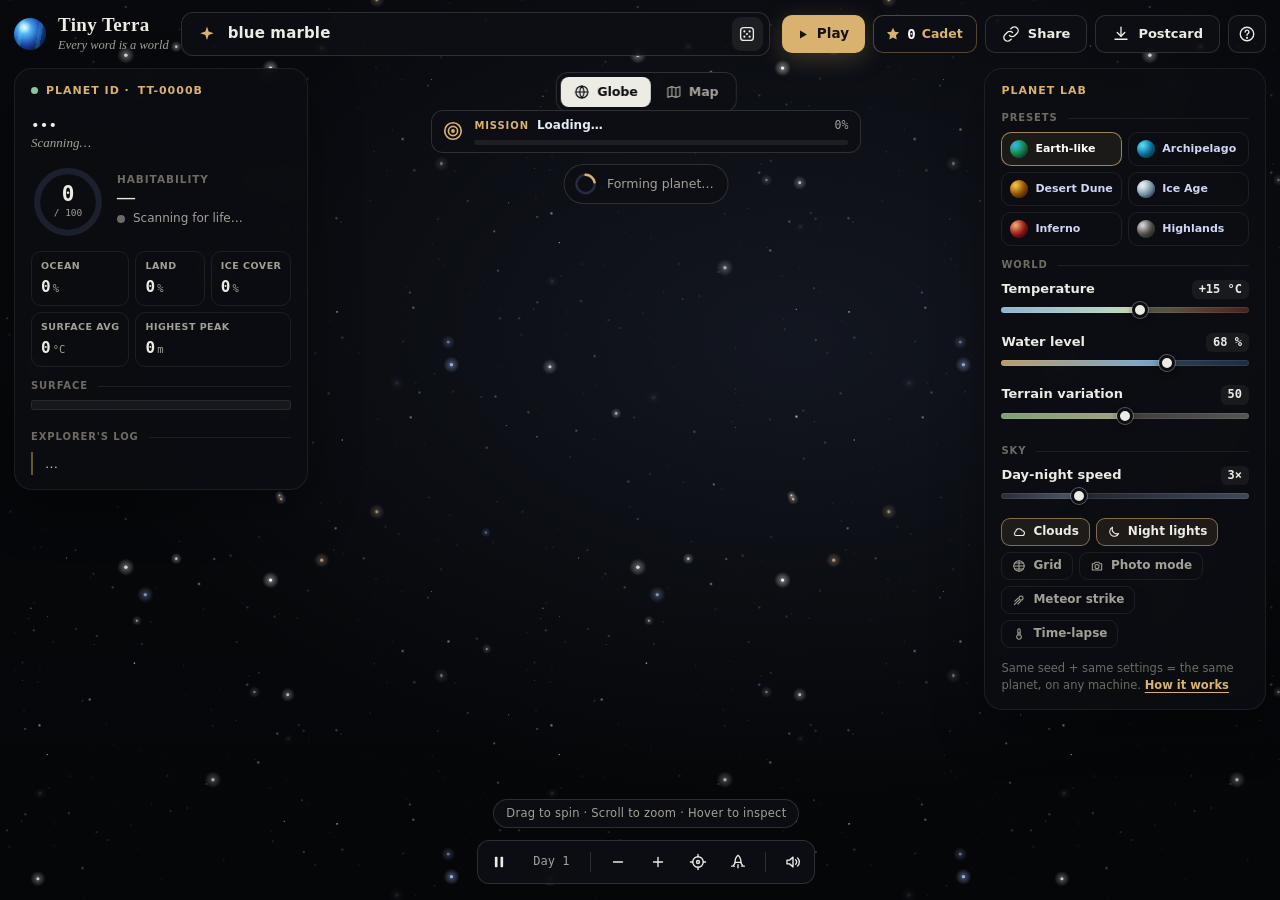
<file: index.html>
<!doctype html>
<html lang="en">
<head>
  <meta charset="utf-8">
  <meta name="viewport" content="width=device-width, initial-scale=1, viewport-fit=cover">
  <meta name="color-scheme" content="dark">
  <meta name="theme-color" content="#05060f">
  <meta name="description" content="Tiny Terra turns any word into a living miniature planet with oceans, mountains, forests, deserts, ice, weather and a day-night cycle.">
  <title>Tiny Terra</title>
  <link rel="icon" href="data:image/svg+xml,%3Csvg xmlns='http://www.w3.org/2000/svg' viewBox='0 0 64 64'%3E%3Cdefs%3E%3CradialGradient id='g' cx='35%25' cy='30%25' r='75%25'%3E%3Cstop offset='0' stop-color='%236ee7ff'/%3E%3Cstop offset='.55' stop-color='%232563eb'/%3E%3Cstop offset='1' stop-color='%230b1030'/%3E%3C/radialGradient%3E%3C/defs%3E%3Ccircle cx='32' cy='32' r='26' fill='url(%23g)'/%3E%3Cpath d='M14 30c6-6 12 2 18-3s9-9 16-4' stroke='%2334d399' stroke-width='5' fill='none' stroke-linecap='round'/%3E%3C/svg%3E">
  <link rel="stylesheet" href="css/style.css">
</head>
<body>
  <div class="sky" aria-hidden="true">
    <div class="sky-layer sky-far" id="sky-far"></div>
    <div class="sky-layer sky-near" id="sky-near"></div>
    <div class="sky-layer sky-twinkle" id="sky-twinkle"></div>
  </div>

  <div class="app" id="app">
    <!-- ============ Top bar ============ -->
    <header class="topbar">
      <a class="brand" href="#" id="brand" aria-label="Tiny Terra, back to the default planet">
        <span class="brand-orb" aria-hidden="true"></span>
        <span class="brand-text">
          <span class="brand-name">Tiny Terra</span>
          <span class="brand-tag">Every word is a world</span>
        </span>
      </a>

      <form class="seed-bar" id="seed-form" autocomplete="off" role="search">
        <label class="sr-only" for="seed">Planet seed: type any word to generate a planet</label>
        <svg class="seed-icon" viewBox="0 0 24 24" aria-hidden="true"><path d="M12 2l2.2 6.6L21 11l-6.8 2.4L12 20l-2.2-6.6L3 11l6.8-2.4z"/></svg>
        <input id="seed" name="seed" type="text" maxlength="200" spellcheck="false" autocapitalize="off"
               placeholder="Type any word to create a planet" enterkeyhint="go">
        <span class="seed-status" id="seed-status" aria-hidden="true"></span>
        <button type="button" class="icon-btn dice" id="btn-random" title="Random planet (R)" aria-label="Random planet">
          <svg viewBox="0 0 24 24" aria-hidden="true"><rect x="3.5" y="3.5" width="17" height="17" rx="4"/><circle cx="8.5" cy="8.5" r="1.4"/><circle cx="15.5" cy="8.5" r="1.4"/><circle cx="12" cy="12" r="1.4"/><circle cx="8.5" cy="15.5" r="1.4"/><circle cx="15.5" cy="15.5" r="1.4"/></svg>
        </button>
      </form>

      <div class="top-actions">
        <button type="button" class="play-btn" id="btn-game" title="Play Planet Defense: shoot down meteors before they hit (D)">
          <svg viewBox="0 0 24 24" aria-hidden="true"><path d="M8 5.5v13l11-6.5z"/></svg><span>Play</span>
        </button>
        <div class="stars" id="stars" title="Stars earned by completing planet missions">
          <svg viewBox="0 0 24 24" aria-hidden="true"><path d="M12 2.8l2.8 5.8 6.3.9-4.6 4.4 1.1 6.3L12 17.2l-5.6 3 1.1-6.3L2.9 9.5l6.3-.9z"/></svg>
          <b id="stars-count">0</b><span class="stars-rank" id="stars-rank">Cadet</span>
        </div>
        <button type="button" class="pill-btn" id="btn-share" title="Copy a link to this exact planet (S)">
          <svg viewBox="0 0 24 24" aria-hidden="true"><path d="M10 14a5 5 0 007.1 0l3-3a5 5 0 00-7.1-7.1l-1.2 1.2"/><path d="M14 10a5 5 0 00-7.1 0l-3 3a5 5 0 007.1 7.1l1.2-1.2"/></svg>
          <span>Share</span>
        </button>
        <button type="button" class="pill-btn" id="btn-save" title="Save a postcard of this planet (P)">
          <svg viewBox="0 0 24 24" aria-hidden="true"><path d="M12 3v12"/><path d="M7 10l5 5 5-5"/><path d="M4 19h16"/></svg>
          <span>Postcard</span>
        </button>
        <button type="button" class="icon-btn" id="btn-help" title="Shortcuts and how it works (?)" aria-label="Help">
          <svg viewBox="0 0 24 24" aria-hidden="true"><circle cx="12" cy="12" r="9"/><path d="M9.6 9.3a2.5 2.5 0 114.1 1.9c-.9.7-1.7 1.2-1.7 2.4"/><circle cx="12" cy="17" r=".6"/></svg>
        </button>
      </div>
    </header>

    <!-- ============ Planet ID card ============ -->
    <aside class="panel card" id="card" aria-labelledby="p-name">
      <div class="card-top">
        <div class="eyebrow"><span class="live-dot" aria-hidden="true"></span>Planet ID · <span id="p-designation">TT-0000b</span></div>
        <h2 class="p-name" id="p-name">…</h2>
        <div class="p-class" id="p-class">Scanning…</div>
      </div>

      <div class="hab" title="How welcoming this planet would be to life, from 0 to 100">
        <svg class="hab-ring" viewBox="0 0 120 120" aria-hidden="true">
          <defs>
            <linearGradient id="hab-grad" x1="0" y1="0" x2="1" y2="1">
              <stop offset="0" stop-color="#d9b26f"/><stop offset="1" stop-color="#e8cf9c"/>
            </linearGradient>
          </defs>
          <circle class="hab-track" cx="60" cy="60" r="50"/>
          <circle class="hab-value" id="hab-value" cx="60" cy="60" r="50"/>
        </svg>
        <div class="hab-center">
          <div class="hab-num" id="hab-num">0</div>
          <div class="hab-label">/ 100</div>
        </div>
        <div class="hab-side">
          <div class="hab-kicker">Habitability</div>
          <div class="hab-verdict" id="hab-verdict">—</div>
          <div class="hab-life" id="hab-life"><span class="life-dot" aria-hidden="true"></span><span id="life-text">Scanning for life…</span></div>
          <div class="hab-traits" id="hab-traits"></div>
        </div>
      </div>

      <dl class="stats">
        <div class="stat"><dt>Ocean</dt><dd><span id="st-water">0</span><small>%</small></dd></div>
        <div class="stat"><dt>Land</dt><dd><span id="st-land">0</span><small>%</small></dd></div>
        <div class="stat"><dt>Ice cover</dt><dd><span id="st-ice">0</span><small>%</small></dd></div>
        <div class="stat" title="Average surface temperature, including cooler mountains. The slider sets the sea-level average."><dt>Surface avg</dt><dd><span id="st-temp">0</span><small>°C</small></dd></div>
        <div class="stat wide"><dt>Highest peak</dt><dd><span id="st-peak">0</span><small id="st-peak-unit">m</small></dd></div>
      </dl>

      <div class="biomes">
        <div class="section-label">Surface</div>
        <div class="biome-bar" id="biome-bar" role="img" aria-label="Surface breakdown"></div>
        <ul class="biome-legend" id="biome-legend"></ul>
      </div>

      <div class="note">
        <div class="section-label">Explorer's log</div>
        <p id="p-note">…</p>
      </div>
    </aside>

    <!-- ============ Stage ============ -->
    <main class="stage" id="stage">
      <canvas id="view" tabindex="0" role="img" aria-label="Planet view"></canvas>

      <div class="view-switch" role="radiogroup" aria-label="View">
        <button type="button" role="radio" aria-checked="true" id="view-globe" class="on">
          <svg viewBox="0 0 24 24" aria-hidden="true"><circle cx="12" cy="12" r="9"/><path d="M3 12h18"/><path d="M12 3a14 14 0 010 18a14 14 0 010-18z"/></svg>Globe
        </button>
        <button type="button" role="radio" aria-checked="false" id="view-map">
          <svg viewBox="0 0 24 24" aria-hidden="true"><path d="M3 6l6-2 6 2 6-2v14l-6 2-6-2-6 2z"/><path d="M9 4v14"/><path d="M15 6v14"/></svg>Map
        </button>
        <span class="switch-glider" aria-hidden="true"></span>
      </div>

      <div class="mission" id="mission" role="status" aria-live="polite">
        <svg class="mission-icon" viewBox="0 0 24 24" aria-hidden="true"><circle cx="12" cy="12" r="9"/><circle cx="12" cy="12" r="5"/><circle cx="12" cy="12" r="1.2"/></svg>
        <div class="mission-body">
          <div class="mission-top"><span class="mission-label" id="mission-label">Mission</span><span class="mission-text" id="mission-text">Loading…</span><span class="mission-pct" id="mission-pct">0%</span></div>
          <div class="mission-bar"><span id="mission-fill"></span></div>
        </div>
      </div>

      <div class="forming" id="forming" aria-live="polite">
        <svg viewBox="0 0 36 36" aria-hidden="true"><circle class="f-track" cx="18" cy="18" r="15"/><circle class="f-bar" id="forming-bar" cx="18" cy="18" r="15"/></svg>
        <span id="forming-text">Forming planet…</span>
      </div>

      <button type="button" class="rebuild-btn" id="btn-rebuild">
        <svg viewBox="0 0 24 24" aria-hidden="true"><path d="M4 12a8 8 0 0113.7-5.6L20 8.7"/><path d="M20 4v4.7h-4.7"/><path d="M20 12a8 8 0 01-13.7 5.6L4 15.3"/><path d="M4 20v-4.7h4.7"/></svg>
        Rebuild planet
      </button>

      <div class="hint" id="hint">Drag to spin · Scroll to zoom · Hover to inspect</div>

      <div class="tooltip" id="tip" role="status" aria-live="off">
        <div class="tip-head"><span class="tip-swatch" id="tip-swatch"></span><span id="tip-biome">Ocean</span></div>
        <div class="tip-grid">
          <span id="tip-l1">Elevation</span><b id="tip-elev">0 m</b>
          <span id="tip-l2">Temperature</span><b id="tip-temp">0 °C</b>
          <span id="tip-l3">Local time</span><b id="tip-sun">12:00</b>
        </div>
        <div class="tip-coord" id="tip-coord">0° N · 0° E</div>
      </div>

      <div class="hud" role="toolbar" aria-label="View controls">
        <button type="button" class="hud-btn" id="btn-play" title="Pause the day-night cycle (Space)" aria-label="Pause">
          <svg class="i-pause" viewBox="0 0 24 24" aria-hidden="true"><rect x="6.5" y="5" width="3.5" height="14" rx="1"/><rect x="14" y="5" width="3.5" height="14" rx="1"/></svg>
          <svg class="i-play" viewBox="0 0 24 24" aria-hidden="true"><path d="M8 5.5v13l11-6.5z"/></svg>
        </button>
        <div class="hud-clock" id="hud-clock" title="Days passed on this planet">Day 1</div>
        <span class="hud-sep" aria-hidden="true"></span>
        <button type="button" class="hud-btn" id="btn-zoom-out" title="Zoom out (−)" aria-label="Zoom out"><svg viewBox="0 0 24 24" aria-hidden="true"><path d="M6 12h12"/></svg></button>
        <button type="button" class="hud-btn" id="btn-zoom-in" title="Zoom in (+)" aria-label="Zoom in"><svg viewBox="0 0 24 24" aria-hidden="true"><path d="M6 12h12"/><path d="M12 6v12"/></svg></button>
        <button type="button" class="hud-btn" id="btn-reset" title="Reset view (0)" aria-label="Reset view"><svg viewBox="0 0 24 24" aria-hidden="true"><circle cx="12" cy="12" r="7"/><circle cx="12" cy="12" r="2"/><path d="M12 2v3M12 19v3M2 12h3M19 12h3"/></svg></button>
        <button type="button" class="hud-btn" id="btn-land" title="Land a ship: click any spot on the planet (E)" aria-label="Land a ship" aria-pressed="false"><svg viewBox="0 0 24 24" aria-hidden="true"><path d="M12 3c3 2.5 4 6 4 9.5H8C8 9 9 5.5 12 3z"/><path d="M8.5 12.5l-3 5M15.5 12.5l3 5M3.5 17.5h3.5M17 17.5h3.5"/><path d="M12 15.5v4"/></svg></button>
        <span class="hud-sep" aria-hidden="true"></span>
        <button type="button" class="hud-btn" id="btn-sound" title="Sound on or off (A)" aria-label="Mute sound" aria-pressed="true">
          <svg class="i-sound" viewBox="0 0 24 24" aria-hidden="true"><path d="M4 9.5h3.5L12 5.5v13l-4.5-4H4z"/><path d="M15.5 9a4 4 0 010 6"/><path d="M18 6.5a7.5 7.5 0 010 11"/></svg>
          <svg class="i-mute" viewBox="0 0 24 24" aria-hidden="true"><path d="M4 9.5h3.5L12 5.5v13l-4.5-4H4z"/><path d="M16 9.5l5 5M21 9.5l-5 5"/></svg>
        </button>
      </div>
    </main>

    <!-- ============ Planet lab ============ -->
    <aside class="panel lab" id="lab" aria-label="Planet lab">
      <div class="lab-head">
        <div class="eyebrow">Planet lab</div>
        <h2 class="lab-title">Shape your world</h2>
      </div>

      <div class="section-label">Presets</div>
      <div class="presets" id="presets" role="group" aria-label="Climate presets"></div>

      <div class="section-label">World</div>
      <div class="ctrl">
        <div class="ctrl-row"><label for="sl-temp">Temperature</label><output id="out-temp" for="sl-temp">+15 °C</output></div>
        <input type="range" id="sl-temp" class="range range-temp" min="-30" max="50" step="1" value="15" aria-describedby="hint-temp">
        <div class="ctrl-hint" id="hint-temp"><span>Ice age</span><span>Sea-level average</span><span>Inferno</span></div>
      </div>
      <div class="ctrl">
        <div class="ctrl-row"><label for="sl-water">Water level</label><output id="out-water" for="sl-water">68 %</output></div>
        <input type="range" id="sl-water" class="range range-water" min="0" max="100" step="1" value="68" aria-describedby="hint-water">
        <div class="ctrl-hint" id="hint-water"><span>Bone dry</span><span>Ocean coverage</span><span>Waterworld</span></div>
      </div>
      <div class="ctrl">
        <div class="ctrl-row"><label for="sl-terrain">Terrain variation</label><output id="out-terrain" for="sl-terrain">50</output></div>
        <input type="range" id="sl-terrain" class="range range-terrain" min="0" max="100" step="1" value="50" aria-describedby="hint-terrain">
        <div class="ctrl-hint" id="hint-terrain"><span>Rolling plains</span><span>Mountain height</span><span>Jagged peaks</span></div>
      </div>

      <div class="section-label">Sky</div>
      <div class="ctrl">
        <div class="ctrl-row"><label for="sl-speed">Day-night speed</label><output id="out-speed" for="sl-speed">3×</output></div>
        <input type="range" id="sl-speed" class="range range-speed" min="0" max="10" step="1" value="3">
      </div>
      <div class="toggles" role="group" aria-label="Layers">
        <button type="button" class="toggle on" id="tg-clouds" aria-pressed="true" title="Clouds (C)">
          <svg viewBox="0 0 24 24" aria-hidden="true"><path d="M7 18h10a4 4 0 00.6-8 6 6 0 00-11.4 1.6A3.3 3.3 0 007 18z"/></svg>Clouds
        </button>
        <button type="button" class="toggle on" id="tg-lights" aria-pressed="true" title="Night lights (L)">
          <svg viewBox="0 0 24 24" aria-hidden="true"><path d="M20 14.5A8 8 0 019.5 4 8 8 0 1020 14.5z"/></svg>Night lights
        </button>
        <button type="button" class="toggle" id="tg-grid" aria-pressed="false" title="Latitude grid (G)">
          <svg viewBox="0 0 24 24" aria-hidden="true"><circle cx="12" cy="12" r="9"/><path d="M3 12h18M12 3v18M5 7h14M5 17h14"/></svg>Grid
        </button>
        <button type="button" class="toggle" id="tg-photo" aria-pressed="false" title="Photo mode: hide everything but the planet (H)">
          <svg viewBox="0 0 24 24" aria-hidden="true"><path d="M4 8h3l2-2.5h6L17 8h3v11H4z"/><circle cx="12" cy="13" r="3.5"/></svg>Photo mode
        </button>
        <button type="button" class="toggle danger" id="tg-meteor" aria-pressed="false" title="Meteor strike: shatter the planet and expose its core (K)">
          <svg viewBox="0 0 24 24" aria-hidden="true"><circle cx="15.5" cy="8.5" r="3.5"/><path d="M12.8 11.2L4 20M10.5 8.6L5 14M15.4 13.5L10 19"/></svg><span id="tg-meteor-label">Meteor strike</span>
        </button>
        <button type="button" class="toggle" id="tg-lapse" aria-pressed="false" title="Climate time-lapse: sweep the temperature from ice age to hothouse and back (T)">
          <svg viewBox="0 0 24 24" aria-hidden="true"><path d="M10 13.5V5a2 2 0 014 0v8.5a4 4 0 11-4 0z"/><path d="M12 9v6"/></svg>Time-lapse
        </button>
      </div>

      <p class="lab-foot">Same seed + same settings = the same planet, on any machine. <button type="button" class="link-btn" id="btn-how">How it works</button></p>
    </aside>
  </div>

  <!-- ============ Help ============ -->
  <div class="modal" id="help" role="dialog" aria-modal="true" aria-labelledby="help-title" hidden>
    <div class="modal-card">
      <button type="button" class="icon-btn modal-close" id="help-close" aria-label="Close help">
        <svg viewBox="0 0 24 24" aria-hidden="true"><path d="M6 6l12 12M18 6L6 18"/></svg>
      </button>
      <div class="eyebrow">Field manual</div>
      <h2 id="help-title">How Tiny Terra works</h2>
      <p>Your seed (any text, even emoji) is hashed into a number. That number drives 3D noise on a sphere,
        which becomes elevation, moisture and climate. Temperature falls with latitude and altitude, and each point
        becomes ocean, desert, forest, tundra, snow and more. No randomness, no network: <b>the same seed and settings always build the same planet</b>.</p>
      <div class="help-grid">
        <div><kbd>Drag</kbd> Spin the globe</div>
        <div><kbd>Scroll</kbd> Zoom</div>
        <div><kbd>R</kbd> Random planet</div>
        <div><kbd>/</kbd> Type a seed</div>
        <div><kbd>Space</kbd> Pause day and night</div>
        <div><kbd>M</kbd> Globe or map</div>
        <div><kbd>← → ↑ ↓</kbd> Rotate</div>
        <div><kbd>+ −</kbd> Zoom, <kbd>0</kbd> reset</div>
        <div><kbd>C</kbd> Clouds, <kbd>L</kbd> lights</div>
        <div><kbd>G</kbd> Grid</div>
        <div><kbd>T</kbd> Climate time-lapse</div>
        <div><kbd>A</kbd> Sound on or off</div>
        <div><kbd>H</kbd> Photo mode</div>
        <div><kbd>K</kbd> Meteor strike</div>
        <div><kbd>D</kbd> Play Planet Defense</div>
        <div><kbd>1</kbd>–<kbd>6</kbd> Presets</div>
        <div><kbd>X</kbd> Reset sliders</div>
        <div><kbd>E</kbd> Land a ship and explore</div>
        <div><kbd>S</kbd> Share, <kbd>P</kbd> postcard</div>
      </div>
      <p class="help-foot">Run the self-checks any time: open <a href="tests.html">tests.html</a>.</p>
    </div>
  </div>

  <!-- ============ Planet Defense (arcade mode) ============ -->
  <div class="game-ui" id="game-ui" aria-live="polite">
    <div class="game-vignette" id="game-vignette"></div>
    <div class="game-hud" id="game-hud">
      <div class="gh-lives" id="gh-lives" aria-label="Shields">
        <svg class="life" viewBox="0 0 24 24" aria-hidden="true"><path d="M12 2.5l8 3v6.2c0 4.6-3.3 8.4-8 9.8-4.7-1.4-8-5.2-8-9.8V5.5z"/></svg>
        <svg class="life" viewBox="0 0 24 24" aria-hidden="true"><path d="M12 2.5l8 3v6.2c0 4.6-3.3 8.4-8 9.8-4.7-1.4-8-5.2-8-9.8V5.5z"/></svg>
        <svg class="life" viewBox="0 0 24 24" aria-hidden="true"><path d="M12 2.5l8 3v6.2c0 4.6-3.3 8.4-8 9.8-4.7-1.4-8-5.2-8-9.8V5.5z"/></svg>
        <svg class="life" viewBox="0 0 24 24" aria-hidden="true"><path d="M12 2.5l8 3v6.2c0 4.6-3.3 8.4-8 9.8-4.7-1.4-8-5.2-8-9.8V5.5z"/></svg>
        <svg class="life" viewBox="0 0 24 24" aria-hidden="true"><path d="M12 2.5l8 3v6.2c0 4.6-3.3 8.4-8 9.8-4.7-1.4-8-5.2-8-9.8V5.5z"/></svg>
      </div>
      <div class="gh-skills" id="gh-skills" aria-label="Gun upgrades"></div>
      <div class="gh-center">
        <div class="gh-score" id="gh-score">0</div>
        <div class="gh-meta"><span id="gh-wave">Wave 1</span><span class="gh-combo" id="gh-combo">×1</span></div>
      </div>
      <div class="gh-right">
        <div class="gh-best">Best <b id="gh-best">0</b></div>
        <button type="button" class="gh-btn" id="gh-pause" aria-label="Pause (Space)" title="Pause (Space)"><svg viewBox="0 0 24 24" aria-hidden="true"><rect x="6.5" y="5" width="3.5" height="14" rx="1"/><rect x="14" y="5" width="3.5" height="14" rx="1"/></svg></button>
        <button type="button" class="gh-btn" id="gh-quit" aria-label="Quit the game (Esc)" title="Quit (Esc)"><svg viewBox="0 0 24 24" aria-hidden="true"><path d="M6 6l12 12M18 6L6 18"/></svg></button>
      </div>
    </div>
    <div class="game-banner" id="game-banner"><div class="gb-title" id="gb-title"></div><div class="gb-sub" id="gb-sub"></div></div>
    <div class="game-card" id="game-card" role="dialog" aria-modal="false" aria-labelledby="gc-title"></div>
    <div class="game-tip" id="game-tip">Click or tap the meteors before they hit · Space or Esc to pause</div>
  </div>

  <div class="toast" id="toast" role="status" aria-live="polite"></div>
  <div class="confetti" id="confetti" aria-hidden="true"></div>
  <button type="button" class="photo-exit" id="photo-exit" aria-label="Exit photo mode">
    <svg viewBox="0 0 24 24" aria-hidden="true"><path d="M6 6l12 12M18 6L6 18"/></svg>Exit photo mode
  </button>
  <noscript><div class="noscript">Tiny Terra needs JavaScript to build planets.</div></noscript>

  <script src="js/terra.js"></script>
  <script src="js/audio.js"></script>
  <script src="js/app.js"></script>
</body>
</html>
</file>
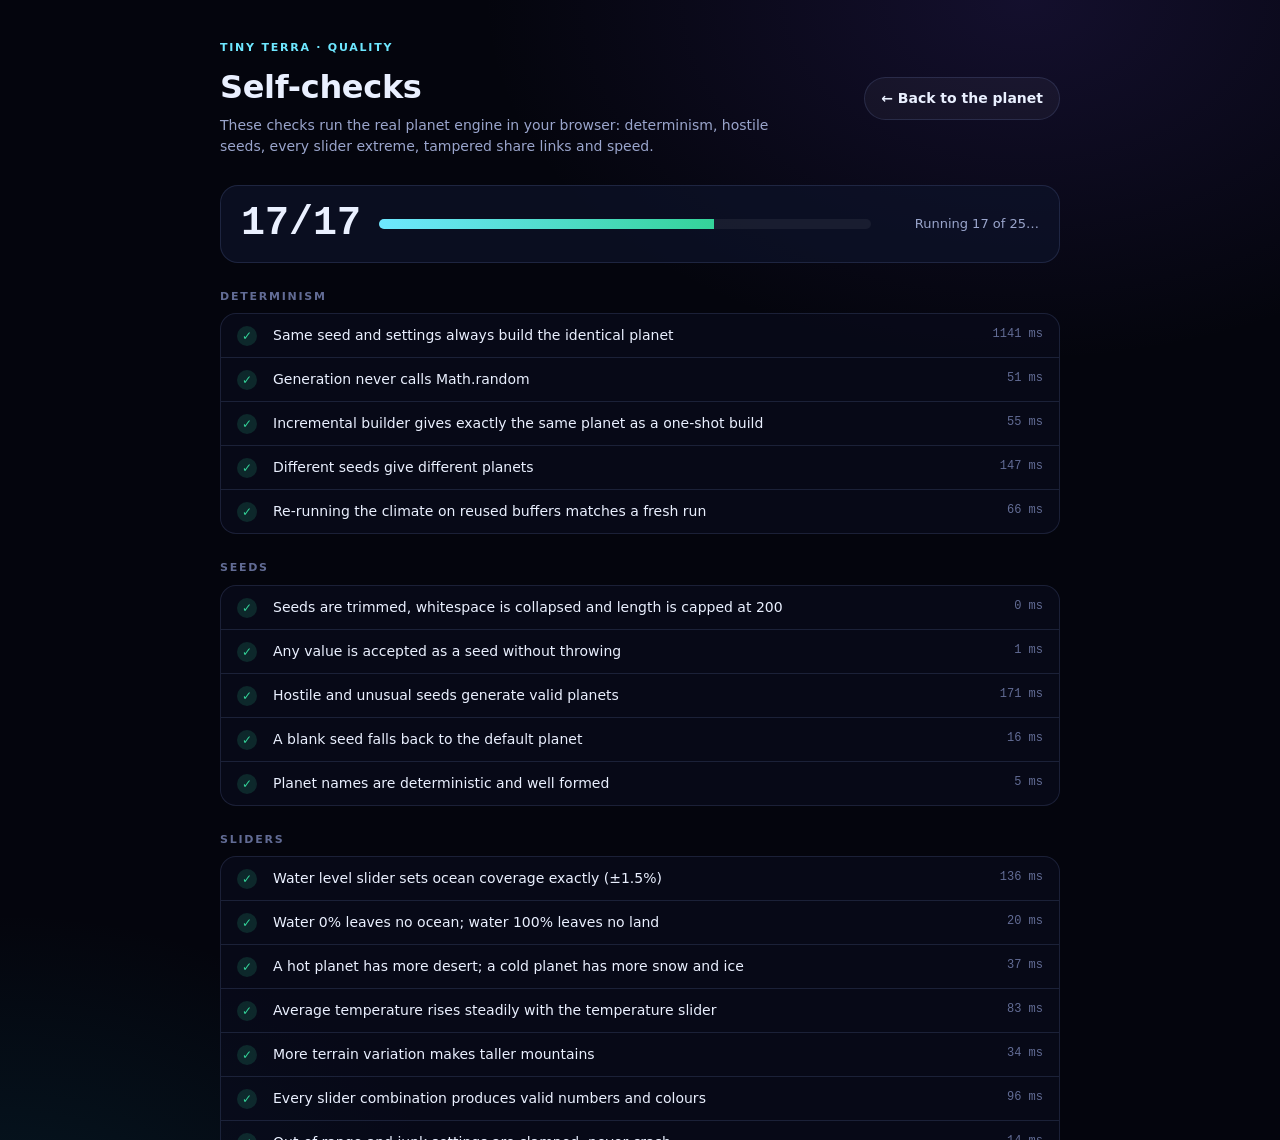
<file: tests.html>
<!doctype html>
<html lang="en">
<head>
  <meta charset="utf-8">
  <meta name="viewport" content="width=device-width, initial-scale=1">
  <meta name="color-scheme" content="dark">
  <title>Tiny Terra · Self-checks</title>
  <link rel="icon" href="data:image/svg+xml,%3Csvg xmlns='http://www.w3.org/2000/svg' viewBox='0 0 64 64'%3E%3Ccircle cx='32' cy='32' r='26' fill='%2334d399'/%3E%3Cpath d='M20 33l8 8 16-18' stroke='%23052e1a' stroke-width='6' fill='none' stroke-linecap='round' stroke-linejoin='round'/%3E%3C/svg%3E">
  <style>
    :root { --bg: #04050d; --text: #eaf0ff; --muted: #9aa5cc; --faint: #626c95; --stroke: rgba(150,175,255,.14);
      --good: #34d399; --bad: #fb7185; --accent: #6ee7ff;
      --font: ui-sans-serif, system-ui, -apple-system, "Segoe UI", Roboto, Arial, sans-serif;
      --mono: ui-monospace, "SF Mono", Menlo, Consolas, monospace; }
    * { box-sizing: border-box; }
    body { margin: 0; min-height: 100vh; color: var(--text); font: 14px/1.5 var(--font);
      background: radial-gradient(900px 600px at 80% 0%, rgba(76,52,160,.22), transparent 60%),
                  radial-gradient(800px 600px at 0% 100%, rgba(14,116,144,.18), transparent 60%), var(--bg); }
    main { max-width: 880px; margin: 0 auto; padding: 40px 20px 60px; }
    .top { display: flex; align-items: center; justify-content: space-between; gap: 16px; flex-wrap: wrap; }
    .eyebrow { color: var(--accent); font-size: 11px; font-weight: 700; letter-spacing: .16em; text-transform: uppercase; }
    h1 { margin: 6px 0 4px; font-size: 32px; letter-spacing: -.01em; }
    p.lead { margin: 0; color: var(--muted); max-width: 560px; }
    a { color: var(--accent); }
    .back { display: inline-flex; align-items: center; gap: 8px; padding: 10px 16px; border-radius: 999px;
      border: 1px solid var(--stroke); text-decoration: none; color: var(--text); font-weight: 600; background: rgba(255,255,255,.04); }
    .back:hover { border-color: rgba(110,231,255,.5); }
    .summary { margin: 28px 0 8px; display: flex; align-items: center; gap: 18px; padding: 18px 20px; border-radius: 18px;
      border: 1px solid var(--stroke); background: rgba(14,19,42,.7); }
    .big { font: 800 40px/1 var(--mono); }
    .big.ok { color: var(--good); } .big.fail { color: var(--bad); }
    .bar { flex: 1; height: 10px; border-radius: 99px; background: rgba(255,255,255,.06); overflow: hidden; }
    .bar span { display: block; height: 100%; width: 0; background: linear-gradient(90deg, var(--accent), var(--good)); transition: width .2s; }
    .status { color: var(--muted); font-size: 13px; min-width: 150px; text-align: right; }
    h2 { font-size: 11px; letter-spacing: .16em; text-transform: uppercase; color: var(--faint); margin: 26px 0 8px; }
    ul { list-style: none; margin: 0; padding: 0; border: 1px solid var(--stroke); border-radius: 16px; overflow: hidden; background: rgba(10,13,30,.6); }
    li { display: grid; grid-template-columns: 26px 1fr auto; gap: 10px; align-items: start; padding: 11px 16px; border-top: 1px solid var(--stroke); }
    li:first-child { border-top: 0; }
    .mark { width: 20px; height: 20px; border-radius: 50%; display: grid; place-items: center; font-size: 12px; font-weight: 800; margin-top: 1px; }
    .ok .mark { background: rgba(52,211,153,.15); color: var(--good); }
    .fail .mark { background: rgba(251,113,133,.15); color: var(--bad); }
    .detail { display: block; color: var(--muted); font-family: var(--mono); font-size: 12px; margin-top: 2px; }
    .fail .detail { color: #fecdd3; }
    .ms { color: var(--faint); font-family: var(--mono); font-size: 12px; }
    footer { margin-top: 28px; color: var(--faint); font-size: 12.5px; }
    code { font-family: var(--mono); color: #cbd5ff; }
  </style>
</head>
<body>
  <main>
    <div class="top">
      <div>
        <div class="eyebrow">Tiny Terra · quality</div>
        <h1>Self-checks</h1>
        <p class="lead">These checks run the real planet engine in your browser: determinism, hostile seeds, every slider extreme, tampered share links and speed.</p>
      </div>
      <a class="back" href="index.html">← Back to the planet</a>
    </div>

    <div class="summary" role="status" aria-live="polite">
      <div class="big" id="count">0/0</div>
      <div class="bar" aria-hidden="true"><span id="bar"></span></div>
      <div class="status" id="status">Running…</div>
    </div>

    <div id="groups"></div>

    <footer>Also runs from a terminal: <code>node js/tests.js</code></footer>
  </main>

  <script src="js/terra.js"></script>
  <script src="js/tests.js"></script>
  <script>
    (function () {
      'use strict';
      var groups = document.getElementById('groups');
      var lists = {};
      var passed = 0;
      function listFor(name) {
        if (lists[name]) return lists[name];
        var h = document.createElement('h2'); h.textContent = name;
        var ul = document.createElement('ul');
        groups.appendChild(h); groups.appendChild(ul);
        lists[name] = ul;
        return ul;
      }
      if (!window.Terra || !window.TerraTests) {
        document.getElementById('status').textContent = 'Could not load the engine files.';
        return;
      }
      setTimeout(function () {
        TerraTests.runAll(window.Terra, function (r, i, total) {
          if (r.ok) passed++;
          var li = document.createElement('li');
          li.className = r.ok ? 'ok' : 'fail';
          var mark = document.createElement('span'); mark.className = 'mark'; mark.textContent = r.ok ? '✓' : '✗';
          var body = document.createElement('span'); body.textContent = r.name;
          if (r.detail) { var d = document.createElement('span'); d.className = 'detail'; d.textContent = r.detail; body.appendChild(d); }
          var ms = document.createElement('span'); ms.className = 'ms'; ms.textContent = Math.round(r.ms) + ' ms';
          li.appendChild(mark); li.appendChild(body); li.appendChild(ms);
          listFor(r.group).appendChild(li);
          document.getElementById('count').textContent = passed + '/' + i;
          document.getElementById('bar').style.width = (i / total * 100) + '%';
          document.getElementById('status').textContent = 'Running ' + i + ' of ' + total + '…';
        }, function (all) {
          var failed = all.length - passed;
          var count = document.getElementById('count');
          count.className = 'big ' + (failed ? 'fail' : 'ok');
          count.textContent = passed + '/' + all.length;
          document.getElementById('status').textContent = failed ? failed + ' failed' : 'All checks passed';
          document.title = (failed ? '✗ ' : '✓ ') + 'Tiny Terra · Self-checks';
        });
      }, 60);
    })();
  </script>
</body>
</html>
</file>
<file: css/style.css>
/* ==========================================================================
   Tiny Terra — styles
   No external fonts or assets: everything works offline from file://.
   ========================================================================== */

:root {
  --bg: #04050d;
  --panel: rgba(12, 16, 36, 0.56);
  --panel-strong: rgba(14, 19, 42, 0.82);
  --stroke: rgba(150, 175, 255, 0.13);
  --stroke-strong: rgba(150, 175, 255, 0.26);
  --text: #eaf0ff;
  --muted: #9aa5cc;
  --faint: #626c95;
  --accent: #6ee7ff;
  --accent-2: #a78bfa;
  --good: #34d399;
  --warm: #ffb86b;
  --danger: #fb7185;
  --radius: 20px;
  --font: ui-sans-serif, system-ui, -apple-system, "Segoe UI", Roboto, "Helvetica Neue", Arial, sans-serif;
  --mono: ui-monospace, "SF Mono", "Cascadia Mono", "Roboto Mono", Menlo, Consolas, monospace;
  --ease: cubic-bezier(.2, .8, .2, 1);
}

*, *::before, *::after { box-sizing: border-box; }
html, body { height: 100%; }
body {
  margin: 0;
  background:
    radial-gradient(1200px 800px at 70% 20%, rgba(76, 52, 160, 0.20), transparent 60%),
    radial-gradient(900px 700px at 15% 85%, rgba(14, 116, 144, 0.18), transparent 60%),
    radial-gradient(700px 500px at 90% 90%, rgba(190, 60, 120, 0.10), transparent 60%),
    var(--bg);
  color: var(--text);
  font-family: var(--font);
  font-size: 14px;
  line-height: 1.45;
  -webkit-font-smoothing: antialiased;
  overflow: hidden;
}

button, input { font: inherit; color: inherit; }
button { cursor: pointer; }
svg { display: block; }
.sr-only {
  position: absolute; width: 1px; height: 1px; padding: 0; margin: -1px;
  overflow: hidden; clip: rect(0 0 0 0); white-space: nowrap; border: 0;
}
:focus { outline: none; }
:focus-visible { outline: 2px solid var(--accent); outline-offset: 2px; border-radius: 10px; }

/* ---------- Sky ---------- */
.sky { position: fixed; inset: 0; z-index: 0; pointer-events: none; overflow: hidden; }
.sky-layer { position: absolute; inset: -2px; background-repeat: repeat; }
.sky-far { opacity: .75; }
.sky-near { opacity: .95; }
.sky-twinkle { animation: twinkle 5s ease-in-out infinite alternate; opacity: .25; }
@keyframes twinkle { from { opacity: .1; } to { opacity: .55; } }

/* ---------- App shell ---------- */
.app {
  position: relative;
  z-index: 1;
  height: 100vh;
  height: 100dvh;
  display: grid;
  grid-template-columns: clamp(280px, 23vw, 340px) 1fr clamp(270px, 22vw, 320px);
  grid-template-rows: auto minmax(0, 1fr);
  gap: 16px;
  padding: 16px;
  pointer-events: none; /* the globe canvas sits behind; panels re-enable */
}
.topbar, .panel { pointer-events: auto; }

/* ---------- Top bar ---------- */
.topbar {
  grid-column: 1 / -1;
  display: flex;
  align-items: center;
  gap: 16px;
  position: relative;
  z-index: 3;
  animation: drop-in .7s var(--ease) both;
}
.brand { display: flex; align-items: center; gap: 12px; text-decoration: none; color: inherit; flex: 0 0 auto; }
.brand-orb {
  width: 38px; height: 38px; border-radius: 50%;
  background:
    radial-gradient(circle at 32% 28%, rgba(255,255,255,.9), transparent 22%),
    radial-gradient(circle at 35% 35%, #6ee7ff, #2563eb 55%, #0b1030 100%);
  box-shadow: 0 0 24px rgba(110, 231, 255, .45), inset -6px -6px 12px rgba(0,0,0,.45);
  position: relative;
  overflow: hidden;
}
.brand-orb::after {
  content: ""; position: absolute; inset: 0; border-radius: 50%;
  background: repeating-linear-gradient(100deg, transparent 0 7px, rgba(52, 211, 153, .55) 7px 11px, transparent 11px 19px);
  mix-blend-mode: screen; opacity: .55;
  animation: orb-spin 9s linear infinite;
}
@keyframes orb-spin { from { background-position: 0 0; } to { background-position: 76px 0; } }
.brand-text { display: flex; flex-direction: column; line-height: 1.1; }
.brand-name { font-weight: 800; letter-spacing: .32em; font-size: 15px; }
.brand-tag { color: var(--muted); font-size: 11.5px; letter-spacing: .04em; margin-top: 3px; }

.seed-bar {
  flex: 1 1 auto;
  min-width: 0;
  max-width: 620px;
  margin: 0 auto;
  display: flex; align-items: center; gap: 8px;
  height: 52px;
  padding: 0 6px 0 16px;
  border-radius: 999px;
  background: var(--panel-strong);
  border: 1px solid var(--stroke-strong);
  box-shadow: 0 10px 40px rgba(0,0,0,.35), inset 0 1px 0 rgba(255,255,255,.05);
  backdrop-filter: blur(16px); -webkit-backdrop-filter: blur(16px);
  transition: border-color .2s, box-shadow .2s;
}
.seed-bar:focus-within {
  border-color: rgba(110, 231, 255, .6);
  box-shadow: 0 0 0 4px rgba(110, 231, 255, .12), 0 10px 40px rgba(0,0,0,.35);
}
.seed-icon { width: 18px; height: 18px; fill: var(--accent); flex: 0 0 auto; filter: drop-shadow(0 0 6px rgba(110,231,255,.6)); }
.seed-bar input {
  flex: 1 1 auto; min-width: 0; width: 100%;
  background: transparent; border: 0;
  font-size: 16px; font-weight: 600; letter-spacing: .01em;
  padding: 10px 4px;
}
.seed-bar input::placeholder { color: var(--faint); font-weight: 500; }
.seed-status { color: var(--muted); font-size: 12px; white-space: nowrap; font-family: var(--mono); }

.top-actions { display: flex; align-items: center; gap: 8px; flex: 0 0 auto; }
.stars {
  display: inline-flex; align-items: center; gap: 6px; height: 38px; padding: 0 13px 0 11px;
  border-radius: 999px; background: var(--panel-strong); border: 1px solid rgba(250, 204, 21, .35);
  color: #fde68a; font-size: 12.5px; white-space: nowrap;
  backdrop-filter: blur(14px); -webkit-backdrop-filter: blur(14px);
}
.stars svg { width: 16px; height: 16px; fill: #facc15; filter: drop-shadow(0 0 6px rgba(250,204,21,.6)); }
.stars b { font-family: var(--mono); font-size: 14px; color: #fff; }
.stars-rank { color: #fcd34d; font-weight: 600; }
.stars.pop { animation: star-pop .8s var(--ease); }
@keyframes star-pop { 30% { transform: scale(1.25); box-shadow: 0 0 30px rgba(250,204,21,.6); } }

.confetti { position: fixed; inset: 0; pointer-events: none; z-index: 70; overflow: hidden; }
.confetti i {
  position: absolute; width: 8px; height: 12px; border-radius: 2px; opacity: 0;
  animation: confetti 1.5s cubic-bezier(.15,.7,.3,1) forwards;
}
@keyframes confetti {
  0% { opacity: 1; transform: translate(0, 0) rotate(0); }
  100% { opacity: 0; transform: translate(var(--dx), var(--dy)) rotate(var(--rot)); }
}

.photo-exit {
  position: fixed; right: 16px; bottom: 16px; z-index: 40;
  display: none; align-items: center; gap: 6px; height: 34px; padding: 0 12px;
  border-radius: 999px; border: 1px solid var(--stroke); background: rgba(10,13,30,.45);
  color: var(--muted); font-size: 12px; opacity: .55; transition: opacity .2s;
}
.photo-exit:hover, .photo-exit:focus-visible { opacity: 1; }
.photo-exit svg { width: 14px; height: 14px; fill: none; stroke: currentColor; stroke-width: 2; stroke-linecap: round; }
body.photo .photo-exit { display: inline-flex; }

/* Photo mode: only the planet and the stars. */
body.photo .topbar, body.photo .panel, body.photo .mission, body.photo .hud,
body.photo .view-switch, body.photo .hint, body.photo .forming, body.photo .tooltip {
  opacity: 0 !important; pointer-events: none !important; transition: opacity .4s;
}

.icon-btn, .pill-btn, .hud-btn {
  display: inline-flex; align-items: center; justify-content: center; gap: 8px;
  border: 1px solid var(--stroke-strong);
  background: rgba(255,255,255,.04);
  color: var(--text);
  transition: background .2s, border-color .2s, transform .15s var(--ease), box-shadow .2s;
}
.icon-btn svg, .pill-btn svg, .hud-btn svg, .toggle svg, .view-switch svg {
  width: 18px; height: 18px; fill: none; stroke: currentColor; stroke-width: 1.8;
  stroke-linecap: round; stroke-linejoin: round;
}
.icon-btn { width: 40px; height: 40px; border-radius: 50%; }
.pill-btn { height: 42px; padding: 0 16px; border-radius: 999px; font-weight: 600; font-size: 13px; background: var(--panel-strong); backdrop-filter: blur(14px); -webkit-backdrop-filter: blur(14px); }
.icon-btn:hover, .pill-btn:hover, .hud-btn:hover { background: rgba(110, 231, 255, .12); border-color: rgba(110, 231, 255, .5); box-shadow: 0 0 18px rgba(110, 231, 255, .18); }
.icon-btn:active, .pill-btn:active, .hud-btn:active { transform: scale(.94); }
.top-actions .icon-btn { width: 42px; height: 42px; background: var(--panel-strong); backdrop-filter: blur(14px); -webkit-backdrop-filter: blur(14px); }

.dice { width: 40px; height: 40px; border: 0; background: linear-gradient(135deg, rgba(110,231,255,.22), rgba(167,139,250,.22)); }
.dice svg circle { fill: currentColor; stroke: none; }
.dice.roll svg { animation: roll .6s var(--ease); }
@keyframes roll { from { transform: rotate(0) scale(1); } 50% { transform: rotate(200deg) scale(1.2); } to { transform: rotate(360deg) scale(1); } }

/* ---------- Panels ---------- */
.panel {
  position: relative;
  z-index: 2;
  min-height: 0;
  overflow-y: auto;
  overscroll-behavior: contain;
  padding: 20px;
  border-radius: var(--radius);
  background: linear-gradient(180deg, rgba(20, 26, 56, .62), rgba(10, 13, 30, .52));
  border: 1px solid var(--stroke);
  box-shadow: 0 20px 60px rgba(0,0,0,.35), inset 0 1px 0 rgba(255,255,255,.05);
  backdrop-filter: blur(18px) saturate(140%);
  -webkit-backdrop-filter: blur(18px) saturate(140%);
  scrollbar-width: thin;
  scrollbar-color: rgba(150,175,255,.25) transparent;
}
.panel::-webkit-scrollbar { width: 8px; }
.panel::-webkit-scrollbar-thumb { background: rgba(150,175,255,.2); border-radius: 8px; }
.card, .lab { align-self: start; max-height: 100%; }
.card { grid-column: 1; grid-row: 2; animation: slide-right .8s .1s var(--ease) both; }
.lab { grid-column: 3; grid-row: 2; animation: slide-left .8s .2s var(--ease) both; }
@keyframes slide-right { from { opacity: 0; transform: translateX(-24px); } to { opacity: 1; transform: none; } }
@keyframes slide-left { from { opacity: 0; transform: translateX(24px); } to { opacity: 1; transform: none; } }
@keyframes drop-in { from { opacity: 0; transform: translateY(-14px); } to { opacity: 1; transform: none; } }

.eyebrow {
  display: flex; align-items: center; gap: 8px;
  font-size: 11px; font-weight: 700; letter-spacing: .16em; text-transform: uppercase;
  color: var(--accent);
}
.section-label {
  font-size: 10.5px; font-weight: 700; letter-spacing: .16em; text-transform: uppercase;
  color: var(--faint);
  margin: 20px 0 10px;
}
.live-dot { width: 7px; height: 7px; border-radius: 50%; background: var(--good); box-shadow: 0 0 10px var(--good); animation: pulse 2s ease-in-out infinite; }
@keyframes pulse { 50% { opacity: .35; } }

/* ---------- ID card ---------- */
.p-name {
  margin: 10px 0 2px;
  font-size: 34px; line-height: 1.05; font-weight: 800; letter-spacing: -.01em;
  background: linear-gradient(90deg, #fff, #c7d2fe 60%, #a5f3fc);
  -webkit-background-clip: text; background-clip: text; color: transparent;
  overflow-wrap: anywhere;
}
.p-class { color: var(--muted); font-weight: 600; font-size: 14px; }

.hab { display: grid; grid-template-columns: 112px 1fr; align-items: center; gap: 16px; margin-top: 18px; position: relative; }
.hab-ring { width: 112px; height: 112px; transform: rotate(-90deg); grid-column: 1; grid-row: 1; }
.hab-track { fill: none; stroke: rgba(150, 175, 255, .12); stroke-width: 9; }
.hab-value {
  fill: none; stroke: url(#hab-grad); stroke-width: 9; stroke-linecap: round;
  stroke-dasharray: 314.16; stroke-dashoffset: 314.16;
  transition: stroke-dashoffset 1s var(--ease);
  filter: drop-shadow(0 0 6px rgba(52, 211, 153, .45));
}
.hab-center { grid-column: 1; grid-row: 1; text-align: center; }
.hab-num { font-size: 30px; font-weight: 800; font-family: var(--mono); line-height: 1; }
.hab-label { font-size: 11px; color: var(--muted); font-family: var(--mono); margin-top: 3px; }
.hab-side { min-width: 0; }
.hab-kicker { font-size: 10.5px; color: var(--muted); text-transform: uppercase; letter-spacing: .14em; font-weight: 700; }
.hab-verdict { font-size: 22px; font-weight: 800; line-height: 1.15; }
.hab-life { display: flex; align-items: center; gap: 8px; color: var(--muted); font-size: 12.5px; margin-top: 4px; }
.life-dot { width: 8px; height: 8px; border-radius: 50%; background: var(--faint); flex: 0 0 auto; }
.hab-life.yes .life-dot { background: var(--warm); box-shadow: 0 0 10px var(--warm); animation: pulse 1.6s infinite; }
.hab-life.yes { color: #ffe1bd; }
.hab-traits { display: flex; flex-wrap: wrap; gap: 6px; margin-top: 8px; }
.trait { font-size: 11px; padding: 3px 8px; border-radius: 99px; border: 1px solid var(--stroke-strong); color: var(--muted); background: rgba(255,255,255,.03); }

.stats { display: grid; grid-template-columns: 1fr 1fr; gap: 8px; margin: 18px 0 0; }
.stat {
  padding: 10px 12px; border-radius: 14px;
  background: rgba(255,255,255,.035); border: 1px solid var(--stroke);
}
.stat.wide { grid-column: 1 / -1; display: flex; justify-content: space-between; align-items: baseline; }
.stat dt { font-size: 10.5px; color: var(--muted); text-transform: uppercase; letter-spacing: .1em; font-weight: 600; }
.stat dd { margin: 2px 0 0; font-family: var(--mono); font-size: 21px; font-weight: 700; }
.stat.wide dd { margin: 0; }
.stat small { font-size: 12px; color: var(--muted); margin-left: 2px; font-weight: 500; }

.biome-bar {
  display: flex; height: 14px; border-radius: 99px; overflow: hidden;
  background: rgba(255,255,255,.05); border: 1px solid var(--stroke);
}
.biome-bar span { height: 100%; transition: width .5s var(--ease), background-color .5s; }
.biome-legend { list-style: none; margin: 12px 0 0; padding: 0; display: grid; grid-template-columns: 1fr 1fr; gap: 6px 14px; }
.biome-legend li { display: flex; align-items: center; gap: 8px; font-size: 12.5px; min-width: 0; }
.biome-legend .sw { width: 10px; height: 10px; border-radius: 3px; flex: 0 0 auto; box-shadow: inset 0 0 0 1px rgba(255,255,255,.15); }
.biome-legend .nm { flex: 1 1 auto; overflow: hidden; text-overflow: ellipsis; white-space: nowrap; color: #d5dcf5; }
.biome-legend .pc { font-family: var(--mono); color: var(--muted); font-size: 12px; }

.note p {
  margin: 0; padding: 12px 14px; border-radius: 14px;
  background: linear-gradient(135deg, rgba(110,231,255,.07), rgba(167,139,250,.07));
  border: 1px solid var(--stroke);
  color: #d9e0fb; font-size: 13.5px; line-height: 1.55;
}

/* ---------- Stage & canvas ---------- */
.stage { grid-column: 2; grid-row: 2; position: relative; min-width: 0; min-height: 0; }
#view {
  position: fixed; inset: 0; width: 100vw; height: 100vh; height: 100dvh;
  z-index: 0; pointer-events: auto; touch-action: none; cursor: grab;
  outline: none;
}
#view.dragging { cursor: grabbing; }
#view:focus-visible { outline: none; }

.view-switch {
  position: absolute; top: 4px; left: 50%; transform: translateX(-50%);
  display: flex; padding: 4px; gap: 2px; border-radius: 999px;
  background: var(--panel-strong); border: 1px solid var(--stroke-strong);
  backdrop-filter: blur(14px); -webkit-backdrop-filter: blur(14px);
  pointer-events: auto; z-index: 2;
  animation: drop-in-center .7s .35s var(--ease) backwards;
}
@keyframes drop-in-center { from { opacity: 0; transform: translate(-50%, -14px); } }
.view-switch button {
  position: relative; z-index: 1;
  display: inline-flex; align-items: center; gap: 7px;
  height: 34px; padding: 0 16px; border: 0; border-radius: 999px;
  background: transparent; color: var(--muted); font-weight: 600; font-size: 13px;
  transition: color .2s;
}
.view-switch button.on { color: #061018; }
.view-switch svg { width: 16px; height: 16px; }
.switch-glider {
  position: absolute; top: 4px; bottom: 4px; left: 4px; width: 0; border-radius: 999px;
  background: linear-gradient(135deg, var(--accent), #93c5fd);
  box-shadow: 0 0 20px rgba(110,231,255,.45);
  transition: transform .35s var(--ease), width .35s var(--ease);
}

.mission {
  position: absolute; top: 52px; left: 50%; transform: translateX(-50%);
  width: min(430px, calc(100% - 24px));
  display: flex; align-items: center; gap: 10px;
  padding: 8px 14px 9px 11px; border-radius: 16px;
  background: var(--panel-strong); border: 1px solid var(--stroke-strong);
  backdrop-filter: blur(14px); -webkit-backdrop-filter: blur(14px);
  pointer-events: auto; z-index: 2;
  transition: border-color .4s, box-shadow .4s;
  animation: drop-in-center .7s .5s var(--ease) backwards;
}
.mission-icon { width: 22px; height: 22px; flex: 0 0 auto; fill: none; stroke: var(--warm); stroke-width: 1.8; }
.mission-body { flex: 1 1 auto; min-width: 0; }
.mission-top { display: flex; align-items: baseline; gap: 8px; font-size: 12.5px; }
.mission-label { flex: 0 0 auto; font-size: 10px; font-weight: 800; letter-spacing: .14em; text-transform: uppercase; color: var(--warm); }
.mission-text { flex: 1 1 auto; min-width: 0; overflow: hidden; text-overflow: ellipsis; white-space: nowrap; color: #e3e8fb; font-weight: 600; }
.mission-pct { flex: 0 0 auto; font-family: var(--mono); font-size: 11.5px; color: var(--muted); }
.mission-bar { height: 5px; margin-top: 6px; border-radius: 99px; background: rgba(255,255,255,.07); overflow: hidden; }
.mission-bar span { display: block; height: 100%; width: 0; border-radius: inherit; background: linear-gradient(90deg, var(--warm), #fde047); transition: width .35s var(--ease); }
.mission.done { border-color: rgba(52,211,153,.7); box-shadow: 0 0 26px rgba(52,211,153,.28); }
.mission.done .mission-icon { stroke: var(--good); }
.mission.done .mission-label { color: var(--good); }
.mission.done .mission-bar span { background: linear-gradient(90deg, var(--good), #a7f3d0); }
.mission.celebrate { animation: mission-pop .7s var(--ease); }
@keyframes mission-pop { 0% { transform: translateX(-50%) scale(1); } 40% { transform: translateX(-50%) scale(1.06); } 100% { transform: translateX(-50%) scale(1); } }

.forming {
  position: absolute; top: 112px; left: 50%; transform: translate(-50%, -6px);
  display: flex; align-items: center; gap: 10px;
  padding: 8px 14px 8px 10px; border-radius: 999px;
  background: var(--panel-strong); border: 1px solid var(--stroke-strong);
  font-size: 12.5px; color: var(--muted);
  opacity: 0; transition: opacity .25s, transform .25s var(--ease);
  pointer-events: none; z-index: 2;
}
.forming.show { opacity: 1; transform: translate(-50%, 0); }
.forming svg { width: 22px; height: 22px; transform: rotate(-90deg); }
.f-track { fill: none; stroke: rgba(150,175,255,.18); stroke-width: 4; }
.f-bar { fill: none; stroke: var(--accent); stroke-width: 4; stroke-linecap: round; stroke-dasharray: 94.25; stroke-dashoffset: 94.25; }

.hint {
  position: absolute; left: 50%; bottom: 76px; transform: translateX(-50%);
  width: max-content; max-width: calc(100% - 24px); text-align: center;
  padding: 7px 14px; border-radius: 999px;
  background: rgba(10, 13, 30, .55); border: 1px solid var(--stroke);
  color: var(--muted); font-size: 12px; letter-spacing: .02em;
  transition: opacity .6s, transform .6s var(--ease);
  pointer-events: none; z-index: 2;
  animation: hint-in .7s 1s var(--ease) backwards;
}
@keyframes hint-in { from { opacity: 0; transform: translate(-50%, 10px); } }
.hint.gone { opacity: 0; transform: translate(-50%, 8px); }

.hud {
  position: absolute; left: 50%; bottom: 8px; transform: translateX(-50%);
  display: flex; align-items: center; gap: 6px; padding: 6px;
  border-radius: 999px; background: var(--panel-strong); border: 1px solid var(--stroke-strong);
  backdrop-filter: blur(14px); -webkit-backdrop-filter: blur(14px);
  pointer-events: auto; z-index: 2;
  animation: rise-in .7s .45s var(--ease) backwards;
}
@keyframes rise-in { from { opacity: 0; transform: translate(-50%, 14px); } }
.hud-btn { width: 38px; height: 38px; border-radius: 50%; border-color: transparent; background: transparent; }
.hud-btn:disabled { opacity: .35; cursor: default; box-shadow: none; background: transparent; border-color: transparent; transform: none; }
#btn-play svg { fill: currentColor; stroke: none; }
#btn-play .i-play { display: none; }
#btn-play.paused .i-play { display: block; }
#btn-play.paused .i-pause { display: none; }
#btn-play.paused { color: var(--accent); }
#btn-sound .i-mute { display: none; }
#btn-sound.muted .i-sound { display: none; }
#btn-sound.muted .i-mute { display: block; }
#btn-sound.muted { color: var(--faint); }
.hud-clock { font-family: var(--mono); font-size: 12px; color: var(--muted); min-width: 58px; text-align: center; }
.hud-sep { width: 1px; height: 20px; background: var(--stroke-strong); margin: 0 4px; }

.tooltip {
  position: fixed; left: 0; top: 0; z-index: 20;
  min-width: 190px; padding: 12px 14px; border-radius: 14px;
  background: rgba(8, 11, 26, .88); border: 1px solid var(--stroke-strong);
  box-shadow: 0 16px 40px rgba(0,0,0,.45);
  backdrop-filter: blur(12px); -webkit-backdrop-filter: blur(12px);
  pointer-events: none; opacity: 0; transition: opacity .15s;
  font-size: 12.5px;
}
.tooltip.show { opacity: 1; }
.tip-head { display: flex; align-items: center; gap: 8px; font-weight: 700; font-size: 14px; margin-bottom: 8px; }
.tip-swatch { width: 12px; height: 12px; border-radius: 4px; box-shadow: inset 0 0 0 1px rgba(255,255,255,.2); }
.tip-grid { display: grid; grid-template-columns: auto auto; gap: 3px 16px; color: var(--muted); }
.tip-grid b { color: var(--text); font-family: var(--mono); font-weight: 600; text-align: right; }
.tip-coord { margin-top: 8px; padding-top: 8px; border-top: 1px solid var(--stroke); color: var(--faint); font-family: var(--mono); font-size: 11.5px; }

/* ---------- Lab ---------- */
.lab-title { margin: 8px 0 0; font-size: 22px; font-weight: 800; letter-spacing: -.01em; }
.presets { display: grid; grid-template-columns: repeat(3, 1fr); gap: 8px; }
.preset {
  display: flex; flex-direction: column; align-items: center; gap: 7px;
  padding: 10px 4px 9px; border-radius: 14px;
  border: 1px solid var(--stroke); background: rgba(255,255,255,.03);
  font-size: 11.5px; font-weight: 600; color: #cfd7f5;
  transition: border-color .2s, background .2s, transform .15s var(--ease), box-shadow .2s;
}
.preset:hover { border-color: var(--stroke-strong); background: rgba(255,255,255,.06); transform: translateY(-2px); }
.preset:active { transform: translateY(0) scale(.96); }
.preset.on { border-color: rgba(110,231,255,.7); background: rgba(110,231,255,.1); box-shadow: 0 0 20px rgba(110,231,255,.15); color: #fff; }
.preset .orb { width: 30px; height: 30px; border-radius: 50%; box-shadow: inset -5px -5px 10px rgba(0,0,0,.5), 0 0 14px var(--glow, rgba(110,231,255,.3)); }

.ctrl { margin-bottom: 14px; }
.ctrl-row { display: flex; justify-content: space-between; align-items: baseline; margin-bottom: 4px; }
.ctrl label { font-weight: 600; font-size: 13.5px; }
.ctrl output { font-family: var(--mono); font-size: 13px; font-weight: 700; color: var(--accent); padding: 2px 8px; border-radius: 8px; background: rgba(110,231,255,.08); }
.ctrl-hint { display: flex; justify-content: space-between; font-size: 10.5px; color: var(--faint); margin-top: 1px; }
.ctrl-hint span:nth-child(2) { color: var(--muted); }

.range {
  -webkit-appearance: none; appearance: none;
  width: 100%; height: 26px; margin: 0; background: transparent; cursor: pointer;
  --p: 50%;
  --track: linear-gradient(90deg, #334155, #94a3b8);
  --thumb: var(--accent);
}
.range::-webkit-slider-runnable-track {
  height: 8px; border-radius: 99px;
  background: linear-gradient(90deg, transparent var(--p), rgba(4, 5, 13, .62) var(--p)), var(--track);
  box-shadow: inset 0 0 0 1px rgba(255,255,255,.08);
}
.range::-moz-range-track {
  height: 8px; border-radius: 99px;
  background: linear-gradient(90deg, transparent var(--p), rgba(4, 5, 13, .62) var(--p)), var(--track);
  box-shadow: inset 0 0 0 1px rgba(255,255,255,.08);
}
.range::-webkit-slider-thumb {
  -webkit-appearance: none; appearance: none;
  width: 20px; height: 20px; margin-top: -6px; border-radius: 50%;
  background: #fff; border: 4px solid var(--thumb);
  box-shadow: 0 0 0 5px rgba(255,255,255,.06), 0 0 16px var(--thumb), 0 4px 10px rgba(0,0,0,.5);
  transition: transform .15s var(--ease);
}
.range::-moz-range-thumb {
  width: 12px; height: 12px; border-radius: 50%;
  background: #fff; border: 4px solid var(--thumb);
  box-shadow: 0 0 0 5px rgba(255,255,255,.06), 0 0 16px var(--thumb), 0 4px 10px rgba(0,0,0,.5);
}
.range:hover::-webkit-slider-thumb, .range:focus-visible::-webkit-slider-thumb { transform: scale(1.15); }
.range:active::-webkit-slider-thumb { transform: scale(1.25); }
.range:focus-visible { outline: none; }
.range:focus-visible::-webkit-slider-runnable-track { box-shadow: 0 0 0 2px var(--accent); }
.range:focus-visible::-moz-range-track { box-shadow: 0 0 0 2px var(--accent); }
.range-temp { --track: linear-gradient(90deg, #93c5fd, #a5f3fc 30%, #86efac 50%, #fde047 68%, #fb923c 84%, #ef4444); --thumb: #fb923c; }
.range-water { --track: linear-gradient(90deg, #d6b37a, #7dd3fc 50%, #2563eb); --thumb: #38bdf8; }
.range-terrain { --track: linear-gradient(90deg, #4ade80, #a3a37a 55%, #e5e7eb); --thumb: #a3e635; }
.range-speed { --track: linear-gradient(90deg, #1e293b, #a78bfa); --thumb: #a78bfa; }

.toggles { display: flex; flex-wrap: wrap; gap: 8px; }
.toggle {
  display: inline-flex; align-items: center; gap: 7px;
  height: 36px; padding: 0 13px; border-radius: 999px;
  border: 1px solid var(--stroke); background: rgba(255,255,255,.03);
  color: var(--muted); font-size: 12.5px; font-weight: 600;
  transition: all .2s;
}
.toggle svg { width: 16px; height: 16px; }
.toggle:hover { border-color: var(--stroke-strong); color: var(--text); }
.toggle.on { color: #e9fbff; border-color: rgba(110,231,255,.55); background: rgba(110,231,255,.1); }

.lab-foot { margin: 22px 0 0; font-size: 12px; color: var(--faint); line-height: 1.5; }
.link-btn { background: none; border: 0; padding: 0; color: var(--accent); font-weight: 600; text-decoration: underline; text-underline-offset: 3px; }

/* ---------- Modal, toast ---------- */
.modal {
  position: fixed; inset: 0; z-index: 50;
  display: grid; place-items: center; padding: 20px;
  background: rgba(2, 3, 10, .6);
  backdrop-filter: blur(8px); -webkit-backdrop-filter: blur(8px);
  animation: fade .25s ease both;
}
.modal[hidden] { display: none; }
@keyframes fade { from { opacity: 0; } }
.modal-card {
  position: relative; width: min(620px, 100%); max-height: calc(100dvh - 40px); overflow: auto;
  padding: 28px; border-radius: 24px;
  background: linear-gradient(180deg, #121836, #0a0e22);
  border: 1px solid var(--stroke-strong);
  box-shadow: 0 40px 120px rgba(0,0,0,.6);
  animation: pop .35s var(--ease) both;
}
@keyframes pop { from { opacity: 0; transform: translateY(12px) scale(.97); } }
.modal-card h2 { margin: 8px 0 10px; font-size: 24px; }
.modal-card p { color: #cbd3f0; line-height: 1.6; }
.modal-close { position: absolute; top: 16px; right: 16px; }
.help-grid { display: grid; grid-template-columns: 1fr 1fr; gap: 10px 18px; margin: 18px 0; font-size: 13px; color: var(--muted); }
kbd {
  display: inline-block; min-width: 22px; padding: 2px 7px; margin-right: 4px;
  border-radius: 7px; border: 1px solid var(--stroke-strong); border-bottom-width: 2px;
  background: rgba(255,255,255,.05); color: var(--text);
  font-family: var(--mono); font-size: 11.5px; text-align: center;
}
.help-foot { font-size: 12.5px; color: var(--faint) !important; margin-bottom: 0; }
.help-foot a { color: var(--accent); }

.toast {
  position: fixed; left: 50%; bottom: 28px; z-index: 60;
  transform: translate(-50%, 20px); opacity: 0;
  padding: 11px 18px; border-radius: 999px;
  background: rgba(14, 19, 42, .95); border: 1px solid rgba(110,231,255,.4);
  box-shadow: 0 14px 40px rgba(0,0,0,.5), 0 0 24px rgba(110,231,255,.15);
  font-weight: 600; font-size: 13px; pointer-events: none;
  transition: opacity .25s, transform .35s var(--ease);
  max-width: calc(100vw - 32px); text-align: center;
}
.toast.show { opacity: 1; transform: translate(-50%, 0); }

.noscript { position: fixed; inset: 0; display: grid; place-items: center; z-index: 100; background: var(--bg); color: var(--text); font-size: 18px; }

/* ---------- Compact desktop (laptop-height screens) ---------- */
@media (min-width: 981px) and (max-height: 960px) {
  .app { gap: 12px; padding: 12px 14px; }
  .topbar { gap: 12px; }
  .brand-orb { width: 32px; height: 32px; }
  .brand-name { font-size: 13.5px; }
  .brand-tag { font-size: 11px; }
  .seed-bar { height: 44px; }
  .seed-bar input { font-size: 15px; padding: 6px 4px; }
  .dice { width: 34px; height: 34px; }
  .pill-btn, .top-actions .icon-btn { height: 38px; }
  .top-actions .icon-btn { width: 38px; }

  .panel { padding: 14px 16px; border-radius: 18px; }
  .section-label { margin: 12px 0 7px; font-size: 10px; }

  /* ID card */
  .p-name { font-size: 26px; margin-top: 6px; }
  .p-class { font-size: 13px; }
  .hab { grid-template-columns: 74px 1fr; gap: 12px; margin-top: 12px; }
  .hab-ring { width: 74px; height: 74px; }
  .hab-track, .hab-value { stroke-width: 10; }
  .hab-num { font-size: 21px; }
  .hab-label { font-size: 9.5px; margin-top: 1px; }
  .hab-verdict { font-size: 18px; }
  .hab-life { font-size: 12px; margin-top: 2px; }
  .hab-traits { margin-top: 5px; }
  .trait { font-size: 10.5px; padding: 2px 7px; }
  .stats { grid-template-columns: repeat(3, 1fr); gap: 6px; margin-top: 12px; }
  .stat { padding: 7px 9px; border-radius: 11px; }
  .stat.wide { grid-column: span 2; display: block; }
  .stat.wide dd { margin-top: 2px; }
  .stat dt { font-size: 9.5px; letter-spacing: .05em; white-space: nowrap; overflow: hidden; text-overflow: ellipsis; }
  .stat dd { font-size: 16px; }
  .stat small { font-size: 10.5px; }
  .biome-bar { height: 10px; }
  .biome-legend { margin-top: 8px; gap: 4px 12px; }
  .biome-legend li { font-size: 11.5px; }
  .biome-legend li:nth-child(n+5) { display: none; }
  .note p { padding: 9px 11px; font-size: 12.5px; line-height: 1.5; }

  /* Lab */
  .lab-head .eyebrow { margin-bottom: 0; }
  .lab-title { display: none; }
  .lab .section-label:first-of-type { margin-top: 10px; }
  .presets { grid-template-columns: 1fr 1fr; gap: 6px; }
  .preset { flex-direction: row; justify-content: flex-start; gap: 7px; padding: 7px 8px; border-radius: 11px; font-size: 11px; text-align: left; line-height: 1.15; }
  .preset .orb { width: 18px; height: 18px; flex: 0 0 auto; box-shadow: inset -3px -3px 6px rgba(0,0,0,.5), 0 0 8px var(--glow, rgba(110,231,255,.3)); }
  .preset:hover { transform: none; }
  .ctrl { margin-bottom: 8px; }
  .ctrl-row { margin-bottom: 0; }
  .ctrl label { font-size: 13px; }
  .ctrl output { font-size: 12px; padding: 1px 7px; }
  .ctrl-hint { display: none; }
  .range { height: 22px; }
  .toggles { gap: 6px; }
  .toggle { height: 30px; padding: 0 10px; font-size: 12px; }
  .toggle svg { width: 14px; height: 14px; }
  .lab-foot { margin-top: 12px; font-size: 11.5px; }

  /* Stage chrome */
  .view-switch button { height: 30px; padding: 0 13px; font-size: 12.5px; }
  .hud { padding: 4px; bottom: 4px; }
  .hud-btn { width: 34px; height: 34px; }
  .hint { bottom: 60px; font-size: 11.5px; padding: 5px 12px; }
  .forming { top: 96px; }
  .mission { top: 42px; padding: 6px 12px 7px 10px; }
  .mission-top { font-size: 12px; }
}

@media (min-width: 981px) and (max-height: 700px) {
  .brand-tag { display: none; }
  .lab-foot { display: none; }
}

/* ---------- Responsive ---------- */
@media (max-width: 1240px) {
  .app { grid-template-columns: minmax(270px, 300px) 1fr minmax(260px, 290px); gap: 12px; padding: 12px; }
  .p-name { font-size: 28px; }
  .pill-btn span { display: none; }
  .pill-btn { width: 42px; padding: 0; }
}

@media (max-width: 980px) {
  body { overflow: auto; }
  .app { display: flex; flex-direction: column; height: auto; min-height: 100dvh; pointer-events: auto; }
  .topbar { flex-wrap: wrap; }
  .seed-bar { order: 3; flex-basis: 100%; max-width: none; }
  .top-actions { margin-left: auto; }
  .stage { order: 2; height: min(66vh, calc(100vw + 130px)); min-height: 340px; }
  #view { position: absolute; width: 100%; height: 100%; border-radius: var(--radius); }
  .lab { order: 3; overflow: visible; }
  .card { order: 4; overflow: visible; }
  .hint { bottom: 64px; font-size: 11px; }
}

@media (max-width: 520px) {
  .stars-rank { display: none; }
  .stars { padding: 0 10px; }
  .app { padding: 10px; gap: 10px; }
  .brand-tag { display: none; }
  .brand-name { font-size: 13px; letter-spacing: .26em; }
  .seed-bar { height: 48px; }
  .seed-status { display: none; }
  .panel { padding: 16px; }
  .p-name { font-size: 26px; }
  .hab { grid-template-columns: 96px 1fr; }
  .hab-ring { width: 96px; height: 96px; }
  .help-grid { grid-template-columns: 1fr; }
  .hud-clock { display: none; }
  .view-switch button { padding: 0 12px; }
}

@media (prefers-reduced-motion: reduce) {
  *, *::before, *::after { animation-duration: .001ms !important; animation-iteration-count: 1 !important; transition-duration: .001ms !important; }
}

/* ==========================================================================
   Atlas theme: a calmer, editorial skin over the base styles.
   Colours, type, radii and shadows only; no layout sizes change here.
   ========================================================================== */
:root {
  --bg: #07080b;
  --panel: rgba(13, 14, 19, 0.84);
  --panel-strong: rgba(14, 15, 21, 0.9);
  --stroke: rgba(236, 233, 224, 0.08);
  --stroke-strong: rgba(236, 233, 224, 0.15);
  --text: #ecebe4;
  --muted: #a3a197;
  --faint: #6d6b63;
  --accent: #d9b26f;
  --accent-2: #9fb7c9;
  --good: #8cc6a0;
  --warm: #d9b26f;
  --radius: 14px;
  --serif: "Iowan Old Style", "Palatino Linotype", Palatino, "Book Antiqua", Georgia, "Times New Roman", serif;
}
body {
  background:
    radial-gradient(1100px 700px at 62% 38%, rgba(60, 74, 104, 0.22), transparent 65%),
    linear-gradient(180deg, #08090d, #050608);
}
.sky-twinkle { opacity: .18; }

/* Type */
.brand-name { font-family: var(--serif); font-weight: 600; letter-spacing: .02em; font-size: 19px; text-transform: none; }
.brand-tag { font-style: italic; font-family: var(--serif); letter-spacing: 0; font-size: 12.5px; }
.p-name, .lab-title, .modal-card h2 {
  font-family: var(--serif); font-weight: 600; letter-spacing: -.005em;
  background: none; -webkit-background-clip: border-box; background-clip: border-box; color: var(--text);
}
.p-class { font-family: var(--serif); font-style: italic; font-weight: 400; color: var(--muted); }
.hab-verdict { font-family: var(--serif); font-weight: 600; }
.eyebrow, .section-label, .hab-kicker, .mission-label {
  letter-spacing: .09em; font-weight: 600; color: var(--faint);
}
.eyebrow { color: var(--accent); }
.section-label { display: flex; align-items: center; gap: 10px; }
.section-label::after { content: ""; flex: 1; height: 1px; background: var(--stroke); }
.note p { font-family: var(--serif); font-size: 14px; background: transparent; border: 0; border-left: 2px solid rgba(217, 178, 111, .45); border-radius: 0; padding: 2px 0 2px 12px; color: #d8d6cc; }

/* Surfaces: flat, hairline, no glow */
.panel {
  background: var(--panel);
  border: 1px solid var(--stroke);
  box-shadow: 0 18px 50px rgba(0, 0, 0, .35);
  backdrop-filter: blur(10px); -webkit-backdrop-filter: blur(10px);
}
.seed-bar, .pill-btn, .top-actions .icon-btn, .view-switch, .hud, .mission, .stars, .forming, .hint, .tooltip, .toast {
  background: var(--panel-strong);
  border-color: var(--stroke-strong);
  box-shadow: none;
}
.seed-bar { border-radius: 12px; }
.seed-bar:focus-within { border-color: rgba(217, 178, 111, .55); box-shadow: 0 0 0 3px rgba(217, 178, 111, .12); }
.seed-icon { fill: var(--accent); filter: none; }
.pill-btn, .top-actions .icon-btn, .stars { border-radius: 10px; }
.dice { border-radius: 9px; background: rgba(236, 233, 224, .07); }
.icon-btn:hover, .pill-btn:hover, .hud-btn:hover { background: rgba(236, 233, 224, .08); border-color: var(--stroke-strong); box-shadow: none; }
.brand-orb { box-shadow: inset -6px -6px 12px rgba(0, 0, 0, .5); }
.brand-orb::after { opacity: .35; }

.view-switch, .hud { border-radius: 12px; }
.view-switch button { border-radius: 8px; }
.switch-glider { background: var(--text); box-shadow: none; border-radius: 8px; }
.view-switch button.on { color: #0b0c10; }

.stat { background: transparent; border: 1px solid var(--stroke); border-radius: 10px; }
.stat dd { font-weight: 600; }
.trait { border-radius: 6px; border-color: var(--stroke-strong); }
.live-dot { background: var(--good); box-shadow: none; }
.hab-value { filter: none; stroke: var(--accent); }
.hab-life.yes .life-dot { background: var(--warm); box-shadow: none; }
.hab-life.yes { color: #e9d3a8; }

.preset { border-radius: 10px; background: transparent; }
.preset .orb { box-shadow: inset -4px -4px 8px rgba(0, 0, 0, .55); }
.preset:hover { background: rgba(236, 233, 224, .05); }
.preset.on { border-color: rgba(217, 178, 111, .7); background: rgba(217, 178, 111, .08); box-shadow: none; }
.toggle { border-radius: 9px; background: transparent; }
.toggle.on { color: var(--text); border-color: rgba(217, 178, 111, .55); background: rgba(217, 178, 111, .09); }
.ctrl output { color: var(--text); background: rgba(236, 233, 224, .06); border-radius: 6px; font-weight: 600; }
.range::-webkit-slider-thumb { width: 16px; height: 16px; margin-top: -5px; border: 3px solid #0d0e13; background: var(--text); box-shadow: 0 0 0 1px rgba(236, 233, 224, .35), 0 2px 6px rgba(0, 0, 0, .5); }
.range::-moz-range-thumb { width: 10px; height: 10px; border: 3px solid #0d0e13; background: var(--text); box-shadow: 0 0 0 1px rgba(236, 233, 224, .35), 0 2px 6px rgba(0, 0, 0, .5); }
.range::-webkit-slider-runnable-track, .range::-moz-range-track { height: 6px; }
.range::-webkit-slider-runnable-track { height: 6px; }
.range-temp { --track: linear-gradient(90deg, #8fb3d1, #b9d3c3 45%, #e2cf8e 68%, #d48a5c 86%, #b55245); }
.range-water { --track: linear-gradient(90deg, #b99c6e, #7ea7c4 55%, #3f6f9e); }
.range-terrain { --track: linear-gradient(90deg, #7f9f78, #a39f86 55%, #d9d6cc); }
.range-speed { --track: linear-gradient(90deg, #2a2d38, #9fb7c9); }

.mission { border-radius: 12px; }
.mission-icon { stroke: var(--accent); }
.mission-label { color: var(--accent); }
.mission-bar span { background: var(--accent); }
.mission.done { border-color: rgba(140, 198, 160, .55); box-shadow: none; }
.mission.done .mission-bar span { background: var(--good); }
.stars { border-color: rgba(217, 178, 111, .35); color: #e9d3a8; }
.stars svg { fill: var(--accent); filter: none; }
.stars-rank { color: var(--accent); }

.tooltip { border-radius: 10px; }
.toast { border-radius: 10px; border-color: rgba(217, 178, 111, .35); }
.modal-card { background: #0e0f14; border-radius: 16px; }
.link-btn, .help-foot a { color: var(--accent); }
kbd { border-radius: 5px; }
.biome-bar { border-radius: 3px; }
.f-bar { stroke: var(--accent); }

@media (min-width: 981px) and (max-height: 960px) {
  .ctrl { margin-bottom: 6px; }
  .toggle { height: 28px; }
  .note p { font-size: 13px; }
}

/* Meteor strike */
.toggle.danger.on { color: #ffd7b8; border-color: rgba(230, 110, 60, .65); background: rgba(230, 110, 60, .12); }
.rebuild-btn {
  position: absolute; left: 50%; bottom: 72px; transform: translateX(-50%);
  display: none; align-items: center; gap: 8px; height: 40px; padding: 0 18px;
  border-radius: 10px; border: 1px solid rgba(217, 178, 111, .55);
  background: var(--panel-strong); color: var(--text); font-weight: 600; font-size: 13.5px;
  z-index: 3; pointer-events: auto; animation: hint-in .5s var(--ease) backwards;
}
.rebuild-btn:hover { background: rgba(217, 178, 111, .14); }
.rebuild-btn svg { width: 16px; height: 16px; fill: none; stroke: currentColor; stroke-width: 1.9; stroke-linecap: round; stroke-linejoin: round; }
body.doomed .rebuild-btn { display: inline-flex; }
body.doomed .hint { opacity: 0; }
body.photo .rebuild-btn { opacity: 0; pointer-events: none; }

/* ==========================================================================
   Planet Defense (arcade mode)
   ========================================================================== */
.play-btn {
  display: inline-flex; align-items: center; gap: 7px; height: 38px; padding: 0 15px 0 12px;
  border-radius: 10px; border: 1px solid rgba(217, 178, 111, .9);
  background: var(--accent); color: #17130b; font-weight: 700; font-size: 13.5px; letter-spacing: .01em;
  transition: transform .15s var(--ease), filter .2s, box-shadow .2s;
  box-shadow: 0 6px 24px rgba(217, 178, 111, .25);
}
.play-btn svg { width: 15px; height: 15px; fill: currentColor; }
.play-btn:hover { filter: brightness(1.08); transform: translateY(-1px); }
.play-btn:active { transform: scale(.96); }

.game-ui { position: fixed; inset: 0; z-index: 30; pointer-events: none; display: none; }
body.gaming .game-ui { display: block; }
body.gaming { overflow: hidden; }
body.gaming .stage { position: fixed !important; inset: 0 !important; height: auto !important; min-height: 0 !important; z-index: 1; }
body.gaming #view { position: absolute; width: 100%; height: 100%; border-radius: 0; cursor: crosshair; }
body.gaming .topbar, body.gaming .panel, body.gaming .mission, body.gaming .hud, body.gaming .view-switch,
body.gaming .hint, body.gaming .forming, body.gaming .rebuild-btn, body.gaming .tooltip, body.gaming .photo-exit {
  opacity: 0 !important; pointer-events: none !important; transition: opacity .35s;
}

.game-hud {
  position: absolute; top: 14px; left: 16px; right: 16px;
  display: grid; grid-template-columns: 1fr auto 1fr; align-items: start; gap: 12px;
}
.gh-lives { display: flex; gap: 6px; padding-top: 6px; }
.gh-lives .life { width: 28px; height: 28px; fill: rgba(140, 198, 160, .25); stroke: #8cc6a0; stroke-width: 1.6; transition: all .3s; }
.gh-lives .life.on { fill: rgba(140, 198, 160, .55); }
.gh-lives .life.lost { fill: none; stroke: rgba(236, 233, 224, .2); transform: scale(.85); }
.gh-lives.hit .life { animation: life-shake .5s; }
@keyframes life-shake { 25% { transform: translateX(-4px); } 50% { transform: translateX(4px); } 75% { transform: translateX(-2px); } }
.gh-center { text-align: center; }
.gh-score { font-family: var(--mono); font-weight: 700; font-size: 38px; line-height: 1; color: var(--text); text-shadow: 0 2px 20px rgba(0, 0, 0, .6); }
.gh-meta { margin-top: 6px; display: flex; gap: 10px; justify-content: center; font-size: 12.5px; color: var(--muted); letter-spacing: .06em; text-transform: uppercase; font-weight: 600; }
.gh-combo { color: var(--accent); }
.gh-combo.pop { animation: combo-pop .35s var(--ease); }
@keyframes combo-pop { 40% { transform: scale(1.5); color: #fff; } }
.gh-right { display: flex; justify-content: flex-end; align-items: center; gap: 8px; }
.gh-best { font-size: 12.5px; color: var(--muted); margin-right: 6px; }
.gh-best b { font-family: var(--mono); color: var(--text); }
.gh-btn {
  width: 38px; height: 38px; border-radius: 10px; border: 1px solid var(--stroke-strong);
  background: var(--panel-strong); color: var(--text); pointer-events: auto;
  display: inline-flex; align-items: center; justify-content: center;
}
.gh-btn svg { width: 16px; height: 16px; fill: none; stroke: currentColor; stroke-width: 2; stroke-linecap: round; }
#gh-pause svg { fill: currentColor; stroke: none; }
.gh-btn:hover { background: rgba(236, 233, 224, .08); }

.game-banner { position: absolute; left: 50%; top: 26%; transform: translate(-50%, -50%); text-align: center; opacity: 0; white-space: nowrap; }
.game-banner.show { animation: banner 1.7s var(--ease) forwards; }
@keyframes banner {
  0% { opacity: 0; transform: translate(-50%, -50%) scale(.85); }
  15% { opacity: 1; transform: translate(-50%, -50%) scale(1); }
  75% { opacity: 1; }
  100% { opacity: 0; transform: translate(-50%, -60%) scale(1); }
}
.gb-title { font-family: var(--serif); font-weight: 600; font-size: 46px; color: var(--text); text-shadow: 0 4px 30px rgba(0, 0, 0, .7); }
.gb-sub { margin-top: 4px; font-size: 14px; letter-spacing: .12em; text-transform: uppercase; color: var(--accent); font-weight: 700; text-shadow: 0 2px 12px rgba(0, 0, 0, .8); }

.game-card {
  position: absolute; left: 50%; top: 52%; transform: translate(-50%, -50%);
  width: min(430px, calc(100% - 32px)); padding: 26px 26px 22px; border-radius: 16px;
  background: rgba(12, 13, 18, .9); border: 1px solid var(--stroke-strong);
  box-shadow: 0 30px 90px rgba(0, 0, 0, .6); backdrop-filter: blur(10px); -webkit-backdrop-filter: blur(10px);
  pointer-events: auto; display: none; animation: pop .35s var(--ease) both;
}
.game-card.show { display: block; }
.game-card.side { left: 24px; top: 50%; transform: translateY(-50%); }
.game-card .gc-eyebrow { font-size: 11px; letter-spacing: .12em; text-transform: uppercase; color: var(--accent); font-weight: 700; }
.game-card h2 { margin: 6px 0 8px; font-family: var(--serif); font-weight: 600; font-size: 30px; line-height: 1.1; }
.game-card p { margin: 0 0 14px; color: #cfccc2; line-height: 1.55; font-size: 14px; }
.gc-rules { display: grid; gap: 8px; margin: 0 0 18px; padding: 0; list-style: none; font-size: 13px; color: var(--muted); }
.gc-rules li { display: flex; align-items: center; gap: 10px; }
.gc-dot { width: 12px; height: 12px; border-radius: 50%; flex: 0 0 auto; }
.gc-stats { display: grid; grid-template-columns: 1fr 1fr; gap: 8px; margin: 4px 0 18px; }
.gc-stat { border: 1px solid var(--stroke); border-radius: 10px; padding: 9px 11px; }
.gc-stat span { display: block; font-size: 10.5px; color: var(--muted); text-transform: uppercase; letter-spacing: .08em; font-weight: 600; }
.gc-stat b { font-family: var(--mono); font-size: 20px; }
.gc-new { display: inline-block; margin-left: 8px; padding: 2px 8px; border-radius: 6px; background: var(--accent); color: #17130b; font-size: 11px; font-weight: 800; letter-spacing: .06em; vertical-align: middle; }
.gc-actions { display: flex; gap: 10px; flex-wrap: wrap; }
.g-btn {
  flex: 1 1 auto; height: 44px; padding: 0 18px; border-radius: 10px; font-weight: 700; font-size: 14px;
  border: 1px solid var(--stroke-strong); background: transparent; color: var(--text);
}
.g-btn.primary { background: var(--accent); border-color: var(--accent); color: #17130b; }
.g-btn:hover { filter: brightness(1.08); }
.gc-foot { margin-top: 12px; font-size: 12px; color: var(--faint); text-align: center; }

.game-tip {
  position: absolute; left: 50%; bottom: 18px; transform: translateX(-50%);
  padding: 7px 14px; border-radius: 999px; background: rgba(12, 13, 18, .6); border: 1px solid var(--stroke);
  color: var(--muted); font-size: 12px; white-space: nowrap; transition: opacity .6s;
}
.game-tip.gone { opacity: 0; }

.game-vignette { position: absolute; inset: 0; opacity: 0; background: radial-gradient(ellipse at center, transparent 50%, rgba(210, 40, 25, .6) 100%); }
.game-vignette.hit { animation: vignette-hit .7s ease-out; }
@keyframes vignette-hit { 0% { opacity: 1; } 100% { opacity: 0; } }
.game-ui.danger .game-vignette { animation: danger 1.1s ease-in-out infinite; }
@keyframes danger { 0%, 100% { opacity: .15; } 50% { opacity: .5; } }

@media (max-width: 640px) {
  .play-btn { padding: 0 12px 0 10px; }
  .gh-score { font-size: 30px; }
  .gh-best { display: none; }
  .gh-lives .life { width: 22px; height: 22px; }
  .gb-title { font-size: 34px; }
  .game-card { top: auto; bottom: 16px; transform: translateX(-50%); }
  .game-card.side { left: 50%; top: auto; bottom: 16px; transform: translateX(-50%); }
  .game-tip { bottom: auto; top: 76px; font-size: 11px; }
}
@media (prefers-reduced-motion: reduce) {
  .game-ui.danger .game-vignette { animation: none; opacity: .25; }
}

/* ============ Landing sandbox ============ */
.hud-btn.on { background: rgba(110, 231, 255, .22); border-color: rgba(110, 231, 255, .6); }
canvas.landing-pick { cursor: crosshair; }
.landing { position: fixed; inset: 0; z-index: 80; display: flex; flex-direction: column; gap: 10px;
  padding: 14px 16px 16px; background: rgba(3, 4, 12, .94); color: var(--text, #eaf0ff); backdrop-filter: blur(6px); }
.landing[hidden] { display: none; }
.landing-top { display: flex; align-items: center; justify-content: space-between; gap: 12px; }
.landing h2 { margin: 2px 0 0; font-size: 20px; line-height: 1.2; }
.ld-coord { font-size: 12px; opacity: .7; }
.landing-stage { flex: 1; min-height: 0; display: flex; align-items: center; justify-content: center; }
.ld-canvas { border-radius: 14px; touch-action: none; cursor: crosshair; image-rendering: pixelated;
  box-shadow: 0 0 0 1px rgba(150, 175, 255, .25), 0 20px 60px rgba(0, 0, 0, .55); }
.landing-bar { display: flex; flex-wrap: wrap; align-items: center; justify-content: center; gap: 10px 16px; }
.ld-tools { display: flex; flex-wrap: wrap; gap: 6px; justify-content: center; }
.ld-tools button { font: inherit; font-size: 13px; padding: 7px 12px; border-radius: 999px; cursor: pointer;
  border: 1px solid rgba(150, 175, 255, .3); background: rgba(20, 26, 56, .7); color: inherit; }
.ld-tools button:hover { border-color: rgba(110, 231, 255, .6); }
.ld-tools button.on { background: var(--accent, #6ee7ff); color: #04121a; border-color: transparent; font-weight: 600; }
.ld-read { font-size: 13px; opacity: .92; min-width: 240px; text-align: center; font-variant-numeric: tabular-nums; }
.ld-hint { font-size: 12px; opacity: .6; text-align: center; }

.ld-actions { display: flex; gap: 8px; flex-wrap: wrap; justify-content: flex-end; }
.landing.walking .ld-canvas { cursor: grab; image-rendering: auto; }
.landing.walking .ld-canvas:active { cursor: grabbing; }
.ld-actions .pill-btn { white-space: nowrap; }
.ld-actions .pill-btn { width: auto; min-width: 0; height: auto; padding: 8px 14px; font-size: 13px; }

/* Planet Defense: gun upgrades */
.game-hud { grid-template-areas: "lives center right" "skills center right"; }
.gh-lives { grid-area: lives; }
.gh-center { grid-area: center; }
.gh-right { grid-area: right; }
.gh-skills { grid-area: skills; display: flex; flex-wrap: wrap; gap: 5px; max-width: 260px; }
.gh-lives .life.slot-off { display: none; }
.skill-chip { font-size: 11px; font-weight: 700; padding: 3px 8px; border-radius: 6px; border: 1px solid var(--stroke-strong); background: rgba(12,13,18,.7); color: var(--text); white-space: nowrap; }
.skill-chip i { font-style: normal; color: var(--accent); margin-left: 4px; }
.skill-chip.pop { animation: combo-pop .5s var(--ease); }
.gc-skills { display: grid; gap: 10px; margin: 6px 0 4px; }
.g-skill {
  display: grid; grid-template-columns: 34px 1fr auto; align-items: center; gap: 12px; text-align: left;
  padding: 12px 14px; border-radius: 12px; border: 1px solid var(--stroke-strong); background: rgba(236,233,224,.03); color: var(--text);
  transition: border-color .15s, background .15s, transform .15s var(--ease);
}
.g-skill:hover, .g-skill:focus-visible { border-color: rgba(217,178,111,.8); background: rgba(217,178,111,.1); transform: translateY(-1px); }
.g-skill .sk-ico { width: 34px; height: 34px; border-radius: 9px; display: grid; place-items: center; font-weight: 800; font-size: 15px; color: #17130b; }
.g-skill .sk-name { font-weight: 700; font-size: 14.5px; }
.g-skill .sk-desc { font-size: 12.5px; color: var(--muted); margin-top: 2px; line-height: 1.4; }
.g-skill .sk-lvl { font-family: var(--mono); font-size: 12px; color: var(--accent); white-space: nowrap; }
.g-skill kbd { margin-left: 6px; }
@media (max-width: 640px) {
  .game-hud { grid-template-areas: "lives center right" "skills skills skills"; }
  .gh-skills { max-width: none; }
  .game-card.upgrade { top: auto; bottom: 12px; }
}
</file>
